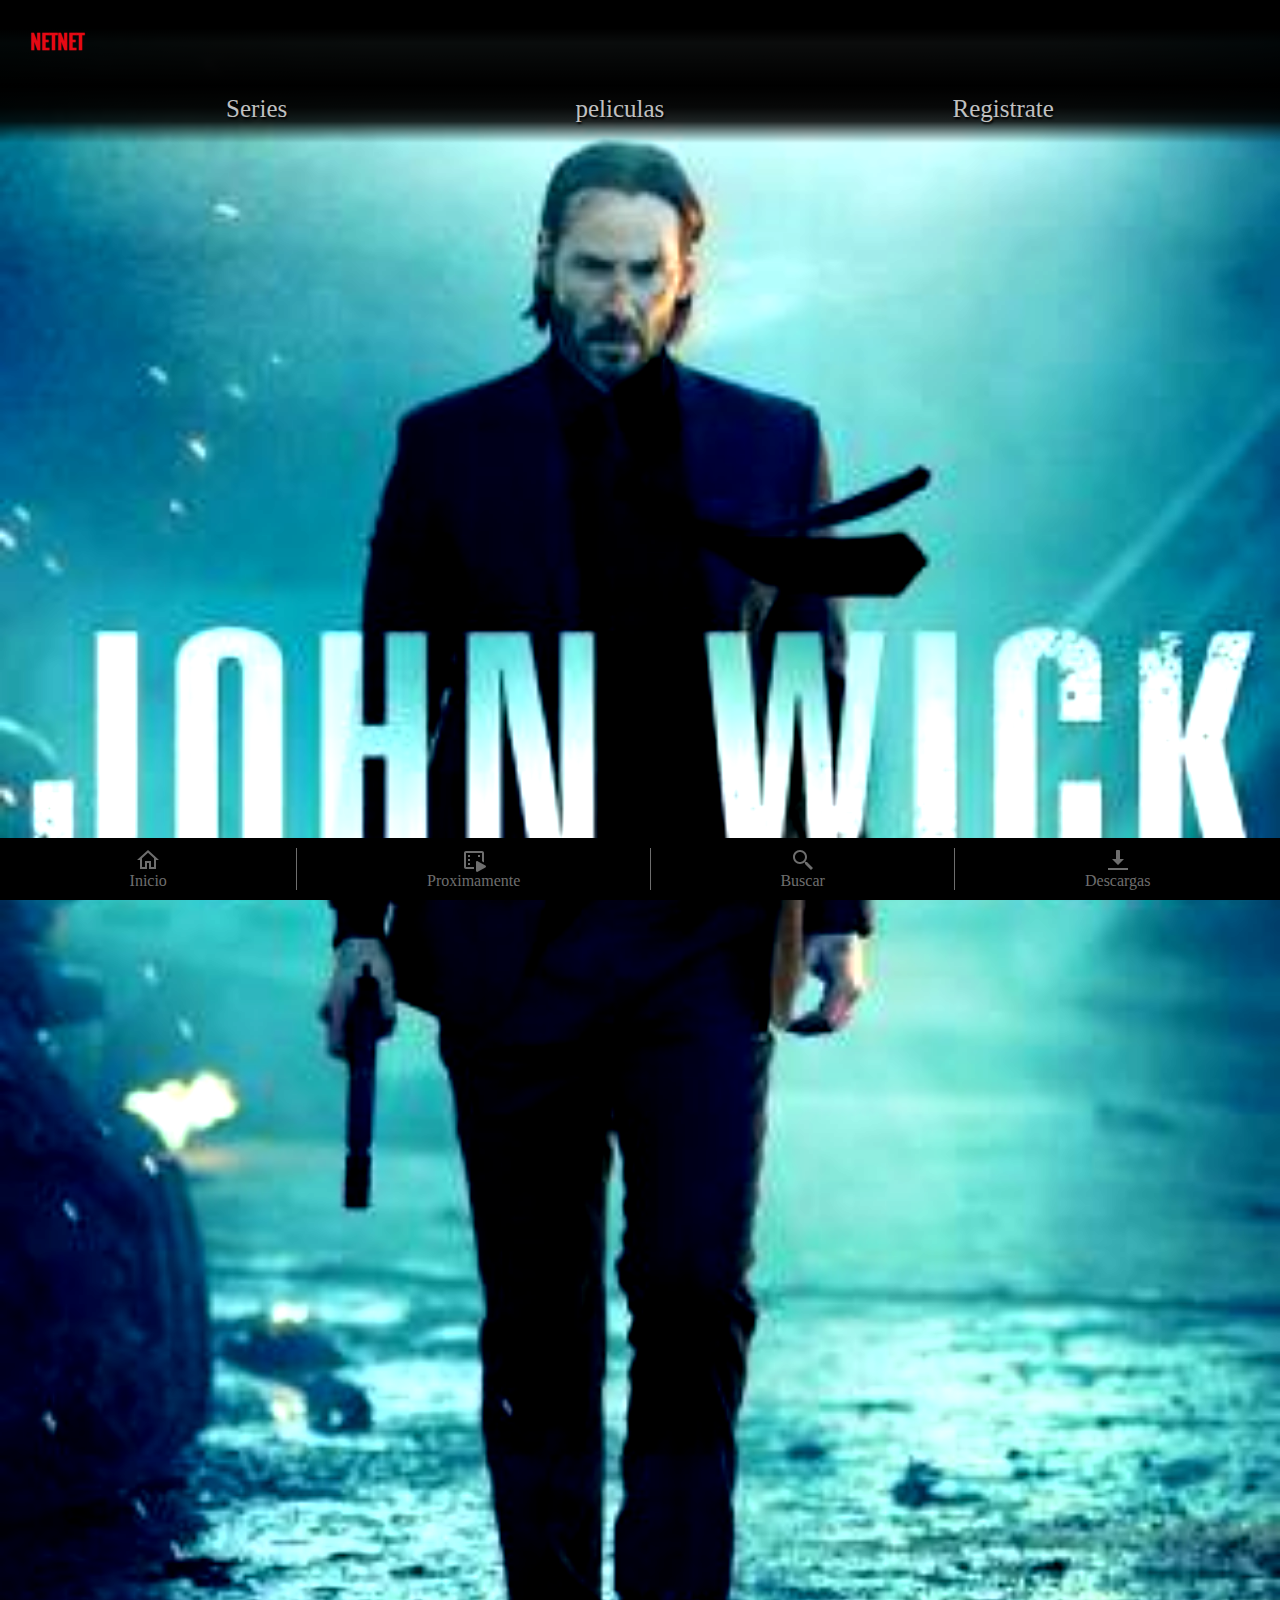
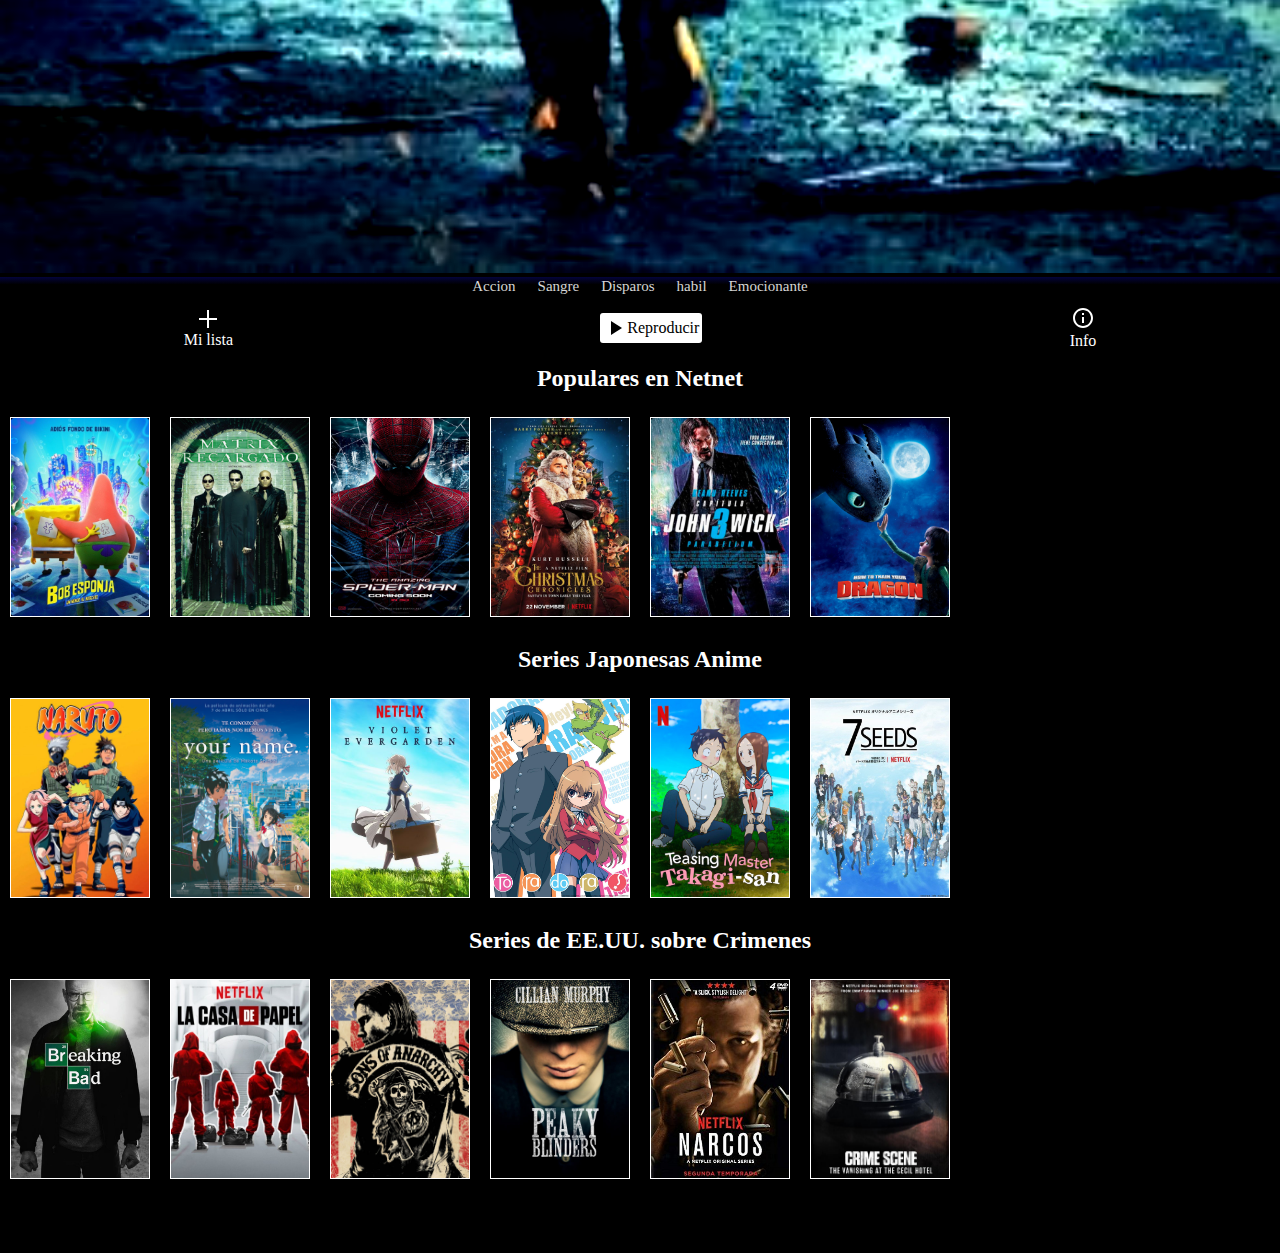
<file: Netnet-proyecto-modulo-3/index.html>
<!DOCTYPE html>
<html lang="es">

<head>
    <meta charset="UTF-8">
    <meta http-equiv="X-UA-Compatible" content="IE=edge">
    <meta name="viewport" content="width=device-width, initial-scale=1.0">
    <!-- Estilos Propios-->
    <link rel="stylesheet" href="./Styles/style.css">
    <link rel="shortcut icon" href="./Images/favicon.png" type="image/x-icon">
    <title>Netnet</title>
</head>

<body>
    <header>
        <div class="cabecera">
            <h1 class="title">NETNET</h1>
        </div>
        <nav>
            <ul>
                <li class="slider"><a href="">Series</a></li>
                <li class="slider"><a href="">peliculas</a></li>
                <li class="slider"><a href="formulario.html">Registrate</a></li>
            </ul>
        </nav>
    </header>
    <main>
        <div class="containImg">
            <img src="./Images/johnWick.jfif" alt="imgPelicula">
            <div class="generos">
                <ul>
                    <li class="firtChild">Accion</li>
                    <li>Sangre</li>
                    <li>Disparos</li>
                    <li>habil</li>
                    <li>Emocionante</li>
                </ul>
            </div>
        </div>
        <div class="actions">
            <div class="miLista">
                <a href="#">
                    <svg width="24" height="24" viewBox="0 0 24 24" fill="none" xmlns="http://www.w3.org/2000/svg">
                        <path fill-rule="evenodd" clip-rule="evenodd" d="M11 11V3H13V11H21V13H13V21H11V13H3V11H11Z"
                            fill="white" />
                    </svg>
                    <span>Mi lista</span>
                </a>
            </div>
            <div class="Repro">
                <a href="#">
                    <svg width="24" height="24" viewBox="0 0 24 24" fill="none" xmlns="http://www.w3.org/2000/svg">
                        <path fill-rule="evenodd" clip-rule="evenodd" d="M19 12L8 19V5L19 12Z" fill="black" />
                    </svg>
                    <span>Reproducir</span>
                </a>
            </div>
            <div class="informacion">
                <a href="#">
                    <svg width="24" height="24" viewBox="0 0 24 24" fill="none" xmlns="http://www.w3.org/2000/svg">
                        <path fill-rule="evenodd" clip-rule="evenodd"
                            d="M2 12C2 6.489 6.489 2 12 2C17.511 2 22 6.489 22 12C22 17.511 17.511 22 12 22C6.489 22 2 17.511 2 12ZM20 12C20 7.56988 16.4301 4 12 4C7.56988 4 4 7.56988 4 12C4 16.4301 7.56988 20 12 20C16.4301 20 20 16.4301 20 12ZM11 9V7H13V9H11ZM11 17V11H13V17H11Z"
                            fill="white" />
                    </svg>
                    <span>Info</span>
                </a>
            </div>
        </div>
        <div class="peliculas">
            <div class="populares">
                <h2 class="title">Populares en Netnet</h2>
                <div class="peliculasPopulares">

                </div>
            </div>
            <div class="SeriesJaponesasAnime">
                <h2 class="title">Series Japonesas Anime</h2>
                <div class="seriesJaponesas">

                </div>
            </div>
            <div class="SeriesEEUUCrimenes">
                <h2 class="title">Series de EE.UU. sobre Crimenes</h2>
                <div class="seriesCrimenes">

                </div>
            </div>
        </div>
    </main>
    <footer>
        <div class="menuFijo">
            <ul class="listFooter">
                <li class="itemFooter">
                    <a href="#">
                        <svg class="itemIcon" width="24" height="24" viewBox="0 0 24 24" fill="none"
                            xmlns="http://www.w3.org/2000/svg">
                            <path fill-rule="evenodd" clip-rule="evenodd"
                                d="M1 12L12 2.09961L23 12H20V21H13V15H11V21H4V12H1ZM18 10.1914L12 4.79102L6 10.1914V19H9V13H15V19H18V11V10.1914Z" />
                        </svg>
                        <span>Inicio</span>
                    </a>
                </li>
                <li class="itemFooter">
                    <a href="#">
                        <svg class="itemIcon" width="24" height="24" viewBox="0 0 24 24" fill="none"
                            xmlns="http://www.w3.org/2000/svg">
                            <g clip-path="url(#clip0)">
                                <path fill-rule="evenodd" clip-rule="evenodd"
                                    d="M2 5C2 3.897 2.897 3 4 3H20C21.103 3 22 3.897 22 5V14.4082L20 13.2852V5H4V19H12V21H4C2.897 21 2 20.103 2 19V5ZM14 14.1445C14 13.492 14.514 13.019 15.0859 13C15.2766 12.9937 15.4734 13.0378 15.6602 13.1426L23.4199 17.498C24.1939 17.932 24.1939 19.067 23.4199 19.502L15.6602 23.8574C14.9132 24.2764 14 23.7255 14 22.8555V14.1445ZM6.00195 9V7H8V9H6.00195ZM16 9V7H18V9H16ZM6 13V11H8V13H6ZM6 17V15H8V17H6Z" />
                            </g>
                            <defs>
                                <clipPath id="clip0">
                                    <rect width="24" height="24" fill="white" />
                                </clipPath>
                            </defs>
                        </svg>
                        <span>Proximamente</span>
                    </a>
                </li>
                <li class="itemFooter">
                    <a href="#">
                        <svg class="itemIcon" width="24" height="24" viewBox="0 0 24 24" fill="none"
                            xmlns="http://www.w3.org/2000/svg">
                            <path fill-rule="evenodd" clip-rule="evenodd"
                                d="M2 9C2 5.14585 5.14585 2 9 2C12.8541 2 16 5.14585 16 9C16 10.748 15.348 12.345 14.2812 13.5742L14.707 14H16L22 20L20 22L14 16V14.707L13.5742 14.2812C12.345 15.348 10.748 16 9 16C5.14585 16 2 12.8541 2 9ZM14 9C14 6.22673 11.7733 4 9 4C6.22673 4 4 6.22673 4 9C4 11.7733 6.22673 14 9 14C11.7733 14 14 11.7733 14 9Z" />
                        </svg>
                        <span>Buscar</span>
                    </a>
                </li>
                <li class="itemFooter">
                    <a href="#">
                        <svg class="itemIcon" width="24" height="24" viewBox="0 0 24 24" fill="none"
                            xmlns="http://www.w3.org/2000/svg">
                            <path fill-rule="evenodd" clip-rule="evenodd"
                                d="M10 3C10 2.448 10.448 2 11 2H13C13.552 2 14 2.448 14 3V11H18L12 17L6 11H10V3ZM2 22V20H22V22H2Z" />
                        </svg>
                        <span>Descargas</span>
                    </a>
                </li>
            </ul>
        </div>
    </footer>
    <script src="./Scripts/script.js" type="module"></script>
</body>

</html>
</file>
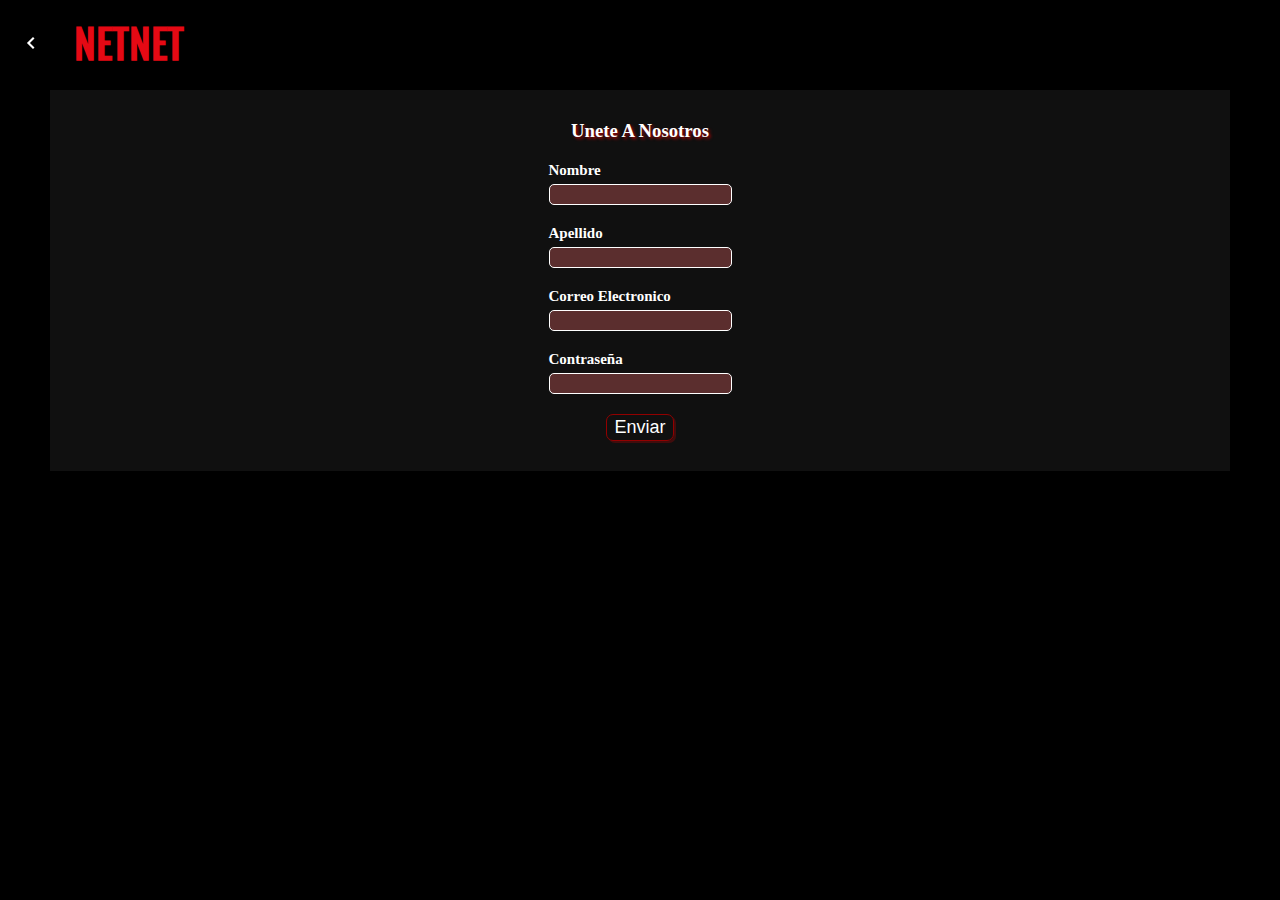
<file: Netnet-proyecto-modulo-3/formulario.html>
<!DOCTYPE html>
<html lang="es">

<head>
    <meta charset="UTF-8">
    <meta http-equiv="X-UA-Compatible" content="IE=edge">
    <meta name="viewport" content="width=device-width, initial-scale=1.0">
    <link rel="shortcut icon" href="./Images/favicon.png" type="image/x-icon">
    <link rel="stylesheet" href="./Styles/styleFormulario.css">
    <title>Formulario Comprar</title>
</head>

<body>
    <header>
        <div class="back">
            <a href="index.html">
                <svg width="24" height="24" viewBox="0 0 24 24" fill="none" xmlns="http://www.w3.org/2000/svg">
                    <path fill-rule="evenodd" clip-rule="evenodd"
                        d="M6.92969 12L13 5.92969L14.5 7.42969L9.92969 12L14.5 16.5703L13 18.0703L6.92969 12Z"
                        fill="white" />
                </svg>
            </a>
        </div>
        <div class="cabecera">
            <h1 class="title">NETNET</h1>
        </div>
    </header>
    <form>
        <h3 class="titleForm">Unete A Nosotros</h3>
        <label>
            <h6 class="itemsForm">Nombre</h6>
            <input type="text" id="inputName" required>
        </label>
        <label>
            <h6 class="itemsForm">Apellido</h6>
            <input type="text" id="inputLastName" required>
        </label>
        <label>
            <h6 class="itemsForm">Correo Electronico</h6>
            <input type="email" id="inputEmail" required>
        </label>
        <label>
            <h6 class="itemsForm">Contraseña</h6>
            <input type="password" id="inputPassword" required>
        </label>
        
        <button id="btn-enviar" type="submit">Enviar</button>
    </form>
    
    <div id="validaciones" class="validacionCompra">
    </div>

    <script type="module" src="./Scripts/scriptForm.js"></script>
</body>

</html>
</file>
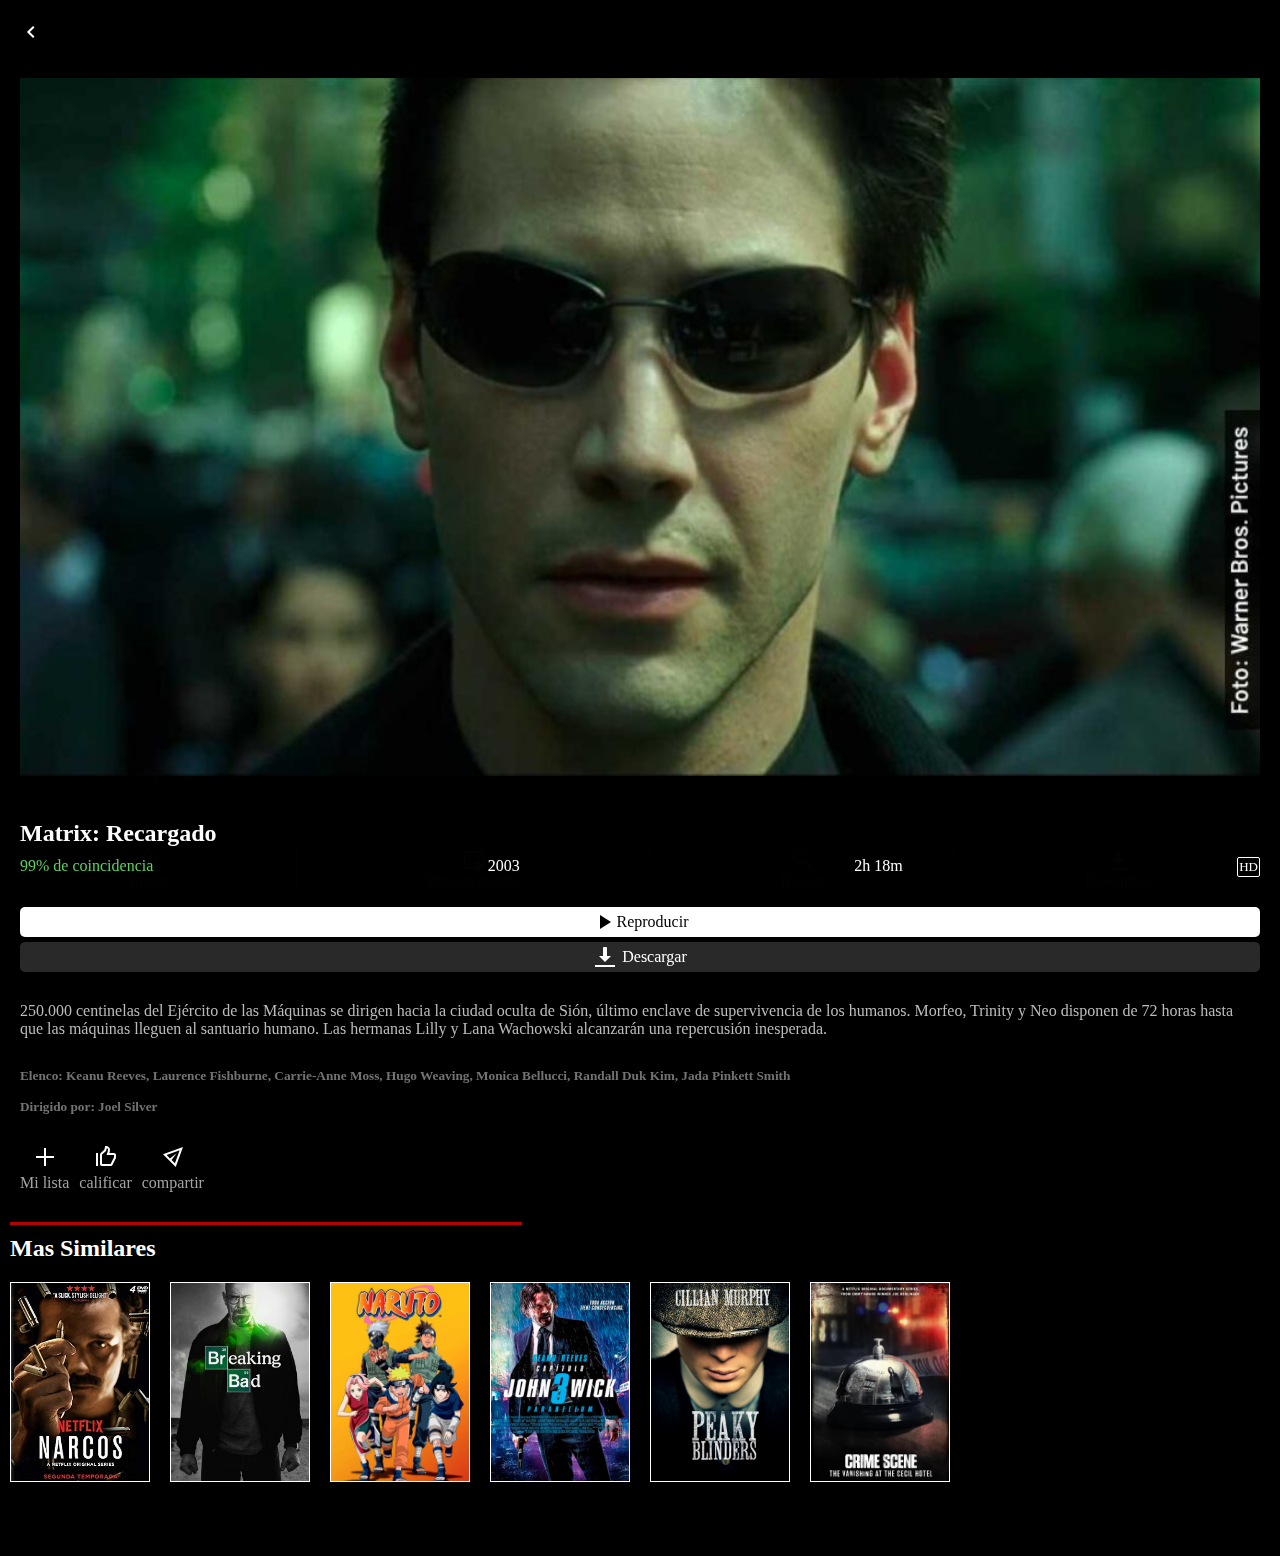
<file: Netnet-proyecto-modulo-3/pelicula1.html>
<!DOCTYPE html>
<html lang="es">

<head>
    <meta charset="UTF-8">
    <meta http-equiv="X-UA-Compatible" content="IE=edge">
    <meta name="viewport" content="width=device-width, initial-scale=1.0">
    <link rel="stylesheet" href="./Styles/style.css">
    <link rel="shortcut icon" href="./Images/favicon.png" type="image/x-icon">
    <title>NETNET</title>
</head>

<body>
    <header>
        <div class="back">
            <a href="index.html">
                <svg width="24" height="24" viewBox="0 0 24 24" fill="none" xmlns="http://www.w3.org/2000/svg">
                    <path fill-rule="evenodd" clip-rule="evenodd"
                        d="M6.92969 12L13 5.92969L14.5 7.42969L9.92969 12L14.5 16.5703L13 18.0703L6.92969 12Z"
                        fill="white" />
                </svg>
            </a>
        </div>
        <div class="img-header">
            <img class="img-info" src="./Images/matrix-info.jpg" alt="MatrixImg">
        </div>
        <div class="informacionPeliculaEspecifica">
            <h2 class="title2">Matrix: Recargado</h2>
            <div class="infoExtraPelicula">
                <p class="coincidencia">99% de coincidencia</p>
                <p class="añoCreacionPelicula">2003</p>
                <p class="duracionPelicula">2h 18m</p>
                <p class="calidadPelicula">HD</p>
            </div>
        </div>
        <div class="optionsPelicula">
            <div class="btnOptions">
                <a class="btn-reproducir" href="#">
                    <svg width="24" height="24" viewBox="0 0 24 24" fill="none" xmlns="http://www.w3.org/2000/svg">
                        <path fill-rule="evenodd" clip-rule="evenodd" d="M19 12L8 19V5L19 12Z" fill="black" />
                    </svg>
                    <span>Reproducir</span>
                </a>
            </div>
            <div class="btnOptions">
                <a class="btn-descargar" href="#">
                    <svg width="24" height="24" viewBox="0 0 24 24" fill="none" xmlns="http://www.w3.org/2000/svg">
                        <path fill-rule="evenodd" clip-rule="evenodd"
                            d="M10 3C10 2.448 10.448 2 11 2H13C13.552 2 14 2.448 14 3V11H18L12 17L6 11H10V3ZM2 22V20H22V22H2Z"
                            fill="white" />
                    </svg>
                    <span>Descargar</span>
                </a>
            </div>
        </div>
        <div class="sinopsisPelicula">
            <p class="parrafo">
                250.000 centinelas del Ejército de las Máquinas se dirigen hacia la ciudad oculta de Sión, último
                enclave de supervivencia de los humanos. Morfeo, Trinity y Neo disponen de 72 horas hasta que las
                máquinas lleguen al santuario humano. Las hermanas Lilly y Lana Wachowski alcanzarán una repercusión
                inesperada.
            </p>
        </div>
        <div class="produccion">
            <h5 class="elenco">Elenco: Keanu Reeves,
                Laurence Fishburne,
                Carrie-Anne Moss,
                Hugo Weaving,
                Monica Bellucci,
                Randall Duk Kim,
                Jada Pinkett Smith</h5>
            <h5 class="director">Dirigido por: Joel Silver</h5>
        </div>
        <div class="btn-interartuar">
            <div class="btnItem">
                <a class="btn-miLista2" href="#">
                    <svg width="24" height="24" viewBox="0 0 24 24" fill="none" xmlns="http://www.w3.org/2000/svg">
                        <path fill-rule="evenodd" clip-rule="evenodd" d="M11 11V3H13V11H21V13H13V21H11V13H3V11H11Z"
                            fill="white" />
                    </svg>
                    <span>Mi lista</span>
                </a>
            </div>
            <div class="btnItem">
                <a class="btn-calificar" href="#">
                    <svg width="24" height="24" viewBox="0 0 24 24" fill="none" xmlns="http://www.w3.org/2000/svg">
                        <path fill-rule="evenodd" clip-rule="evenodd"
                            d="M10.3223 4.87109L11.209 0.966797L12.041 1C12.041 1 12.9767 1.02577 13.9453 1.50781C14.9139 1.98986 16 3.12758 16 4.86328C16 5.98654 15.7175 7.12305 15.4355 8H20C21.0931 8 22 8.90694 22 10V12.4434C22 12.6752 21.9463 12.9123 21.8359 13.127L18.4199 19.9004C18.0812 20.5719 17.3884 21 16.6348 21H8C6.90694 21 6 20.0931 6 19V9.46289C6 8.87637 6.25919 8.31737 6.70703 7.9375L10.3223 4.87109ZM12.8727 3.24122C12.84 3.23665 12.8037 3.23159 12.748 3.21484L12.125 5.96289L8 9.46289V19H16.6348L20 12.3242V10H12.4922L13.0781 8.61133C13.0781 8.61133 14 6.25178 14 4.86328C14 3.85698 13.5861 3.56328 13.0547 3.29883C12.9647 3.25405 12.9229 3.24822 12.8727 3.24122ZM2 21V8H4V21H2Z"
                            fill="white" />
                    </svg>
                    <span>calificar</span>
                </a>
            </div>
            <div class="btnItem">
                <a class="btn-compartir" href="#">
                    <svg width="24" height="24" viewBox="0 0 24 24" fill="none" xmlns="http://www.w3.org/2000/svg">
                        <path fill-rule="evenodd" clip-rule="evenodd"
                            d="M2 9.27148L22 2L14.7285 22L2 9.27148ZM13.9219 18.3652L18.6562 5.34375L5.63477 10.0781L8.97852 13.4219L15.6367 8.36328L10.5781 15.0215L13.9219 18.3652Z"
                            fill="white" />
                    </svg>
                    <span>compartir</span>
                </a>
            </div>
        </div>
    </header>
    <main>
        <div class="similares">
            <h2 class="titleSimilares">Mas Similares</h2>
            <div class="peliculasMasSimilares">
                <!--<img src="" alt="">-->
            </div>
        </div>
    </main>
    <footer>
        <div class="menuFijo">
            <ul class="listFooter">
                <li class="itemFooter">
                    <a href="#">
                        <svg class="itemIcon" width="24" height="24" viewBox="0 0 24 24" fill="none"
                            xmlns="http://www.w3.org/2000/svg">
                            <path fill-rule="evenodd" clip-rule="evenodd"
                                d="M1 12L12 2.09961L23 12H20V21H13V15H11V21H4V12H1ZM18 10.1914L12 4.79102L6 10.1914V19H9V13H15V19H18V11V10.1914Z" />
                        </svg>
                        <span>Inicio</span>
                    </a>
                </li>
                <li class="itemFooter">
                    <a href="#">
                        <svg class="itemIcon" width="24" height="24" viewBox="0 0 24 24" fill="none"
                            xmlns="http://www.w3.org/2000/svg">
                            <g clip-path="url(#clip0)">
                                <path fill-rule="evenodd" clip-rule="evenodd"
                                    d="M2 5C2 3.897 2.897 3 4 3H20C21.103 3 22 3.897 22 5V14.4082L20 13.2852V5H4V19H12V21H4C2.897 21 2 20.103 2 19V5ZM14 14.1445C14 13.492 14.514 13.019 15.0859 13C15.2766 12.9937 15.4734 13.0378 15.6602 13.1426L23.4199 17.498C24.1939 17.932 24.1939 19.067 23.4199 19.502L15.6602 23.8574C14.9132 24.2764 14 23.7255 14 22.8555V14.1445ZM6.00195 9V7H8V9H6.00195ZM16 9V7H18V9H16ZM6 13V11H8V13H6ZM6 17V15H8V17H6Z" />
                            </g>
                            <defs>
                                <clipPath id="clip0">
                                    <rect width="24" height="24" fill="white" />
                                </clipPath>
                            </defs>
                        </svg>
                        <span>Proximamente</span>
                    </a>
                </li>
                <li class="itemFooter">
                    <a href="#">
                        <svg class="itemIcon" width="24" height="24" viewBox="0 0 24 24" fill="none"
                            xmlns="http://www.w3.org/2000/svg">
                            <path fill-rule="evenodd" clip-rule="evenodd"
                                d="M2 9C2 5.14585 5.14585 2 9 2C12.8541 2 16 5.14585 16 9C16 10.748 15.348 12.345 14.2812 13.5742L14.707 14H16L22 20L20 22L14 16V14.707L13.5742 14.2812C12.345 15.348 10.748 16 9 16C5.14585 16 2 12.8541 2 9ZM14 9C14 6.22673 11.7733 4 9 4C6.22673 4 4 6.22673 4 9C4 11.7733 6.22673 14 9 14C11.7733 14 14 11.7733 14 9Z" />
                        </svg>
                        <span>Buscar</span>
                    </a>
                </li>
                <li class="itemFooter">
                    <a href="#">
                        <svg class="itemIcon" width="24" height="24" viewBox="0 0 24 24" fill="none"
                            xmlns="http://www.w3.org/2000/svg">
                            <path fill-rule="evenodd" clip-rule="evenodd"
                                d="M10 3C10 2.448 10.448 2 11 2H13C13.552 2 14 2.448 14 3V11H18L12 17L6 11H10V3ZM2 22V20H22V22H2Z" />
                        </svg>
                        <span>Descargas</span>
                    </a>
                </li>
            </ul>
        </div>
    </footer>
    <script type="module" src="./Scripts/script2.js"></script>
</body>

</html>
</file>
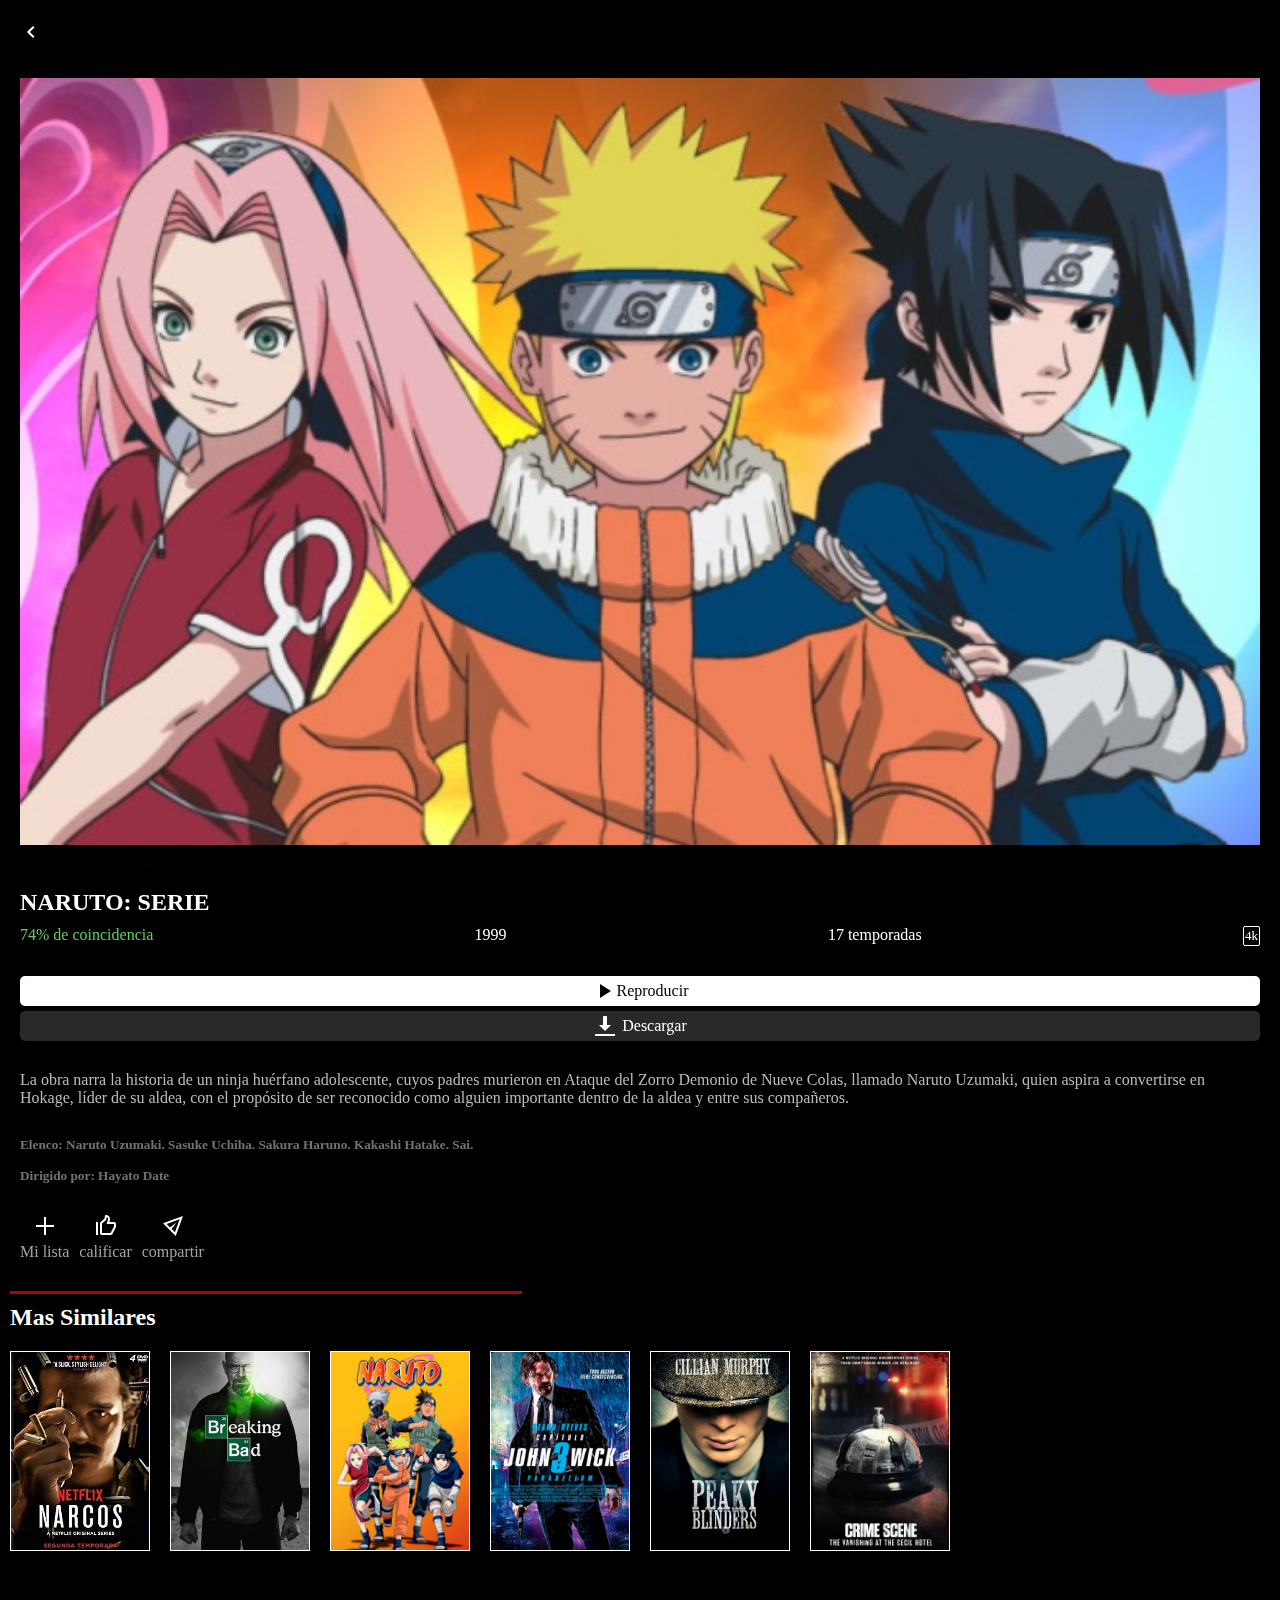
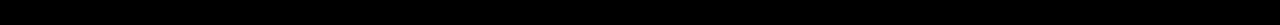
<file: Netnet-proyecto-modulo-3/pelicula2.html>
<!DOCTYPE html>
<html lang="es">

<head>
    <meta charset="UTF-8">
    <meta http-equiv="X-UA-Compatible" content="IE=edge">
    <meta name="viewport" content="width=device-width, initial-scale=1.0">
    <link rel="stylesheet" href="./Styles/style.css">
    <link rel="shortcut icon" href="./Images/favicon.png" type="image/x-icon">
    <title>NETNET</title>
</head>

<body>
    <header>
        <div class="back">
            <a href="index.html">
                <svg width="24" height="24" viewBox="0 0 24 24" fill="none" xmlns="http://www.w3.org/2000/svg">
                    <path fill-rule="evenodd" clip-rule="evenodd"
                        d="M6.92969 12L13 5.92969L14.5 7.42969L9.92969 12L14.5 16.5703L13 18.0703L6.92969 12Z"
                        fill="white" />
                </svg>
            </a>
        </div>
        <div class="img-header">
            <img class="img-info" src="./Images/naruto-info.jpg" alt="narutoImg">
        </div>
        <div class="informacionPeliculaEspecifica">
            <h2 class="title2">NARUTO: SERIE</h2>
            <div class="infoExtraPelicula">
                <p class="coincidencia">74% de coincidencia</p>
                <p class="añoCreacionPelicula">1999</p>
                <p class="duracionPelicula">17 temporadas</p>
                <p class="calidadPelicula">4k</p>
            </div>
        </div>
        <div class="optionsPelicula">
            <div class="btnOptions">
                <a class="btn-reproducir" href="#">
                    <svg width="24" height="24" viewBox="0 0 24 24" fill="none" xmlns="http://www.w3.org/2000/svg">
                        <path fill-rule="evenodd" clip-rule="evenodd" d="M19 12L8 19V5L19 12Z" fill="black" />
                    </svg>
                    <span>Reproducir</span>
                </a>
            </div>
            <div class="btnOptions">
                <a class="btn-descargar" href="#">
                    <svg width="24" height="24" viewBox="0 0 24 24" fill="none" xmlns="http://www.w3.org/2000/svg">
                        <path fill-rule="evenodd" clip-rule="evenodd"
                            d="M10 3C10 2.448 10.448 2 11 2H13C13.552 2 14 2.448 14 3V11H18L12 17L6 11H10V3ZM2 22V20H22V22H2Z"
                            fill="white" />
                    </svg>
                    <span>Descargar</span>
                </a>
            </div>
        </div>
        <div class="sinopsisPelicula">
            <p class="parrafo">
                La obra narra la historia de un ninja huérfano adolescente, cuyos padres murieron en Ataque del Zorro
                Demonio de Nueve Colas, llamado Naruto Uzumaki, quien aspira a convertirse en Hokage, líder de su aldea,
                con el propósito de ser reconocido como alguien importante dentro de la aldea y entre sus compañeros.
            </p>
        </div>
        <div class="produccion">
            <h5 class="elenco">Elenco: Naruto Uzumaki.
                Sasuke Uchiha.
                Sakura Haruno.
                Kakashi Hatake.
                Sai.</h5>
            <h5 class="director">Dirigido por: Hayato Date</h5>
        </div>
        <div class="btn-interartuar">
            <div class="btnItem">
                <a class="btn-miLista2" href="#">
                    <svg width="24" height="24" viewBox="0 0 24 24" fill="none" xmlns="http://www.w3.org/2000/svg">
                        <path fill-rule="evenodd" clip-rule="evenodd" d="M11 11V3H13V11H21V13H13V21H11V13H3V11H11Z"
                            fill="white" />
                    </svg>
                    <span>Mi lista</span>
                </a>
            </div>
            <div class="btnItem">
                <a class="btn-calificar" href="#">
                    <svg width="24" height="24" viewBox="0 0 24 24" fill="none" xmlns="http://www.w3.org/2000/svg">
                        <path fill-rule="evenodd" clip-rule="evenodd"
                            d="M10.3223 4.87109L11.209 0.966797L12.041 1C12.041 1 12.9767 1.02577 13.9453 1.50781C14.9139 1.98986 16 3.12758 16 4.86328C16 5.98654 15.7175 7.12305 15.4355 8H20C21.0931 8 22 8.90694 22 10V12.4434C22 12.6752 21.9463 12.9123 21.8359 13.127L18.4199 19.9004C18.0812 20.5719 17.3884 21 16.6348 21H8C6.90694 21 6 20.0931 6 19V9.46289C6 8.87637 6.25919 8.31737 6.70703 7.9375L10.3223 4.87109ZM12.8727 3.24122C12.84 3.23665 12.8037 3.23159 12.748 3.21484L12.125 5.96289L8 9.46289V19H16.6348L20 12.3242V10H12.4922L13.0781 8.61133C13.0781 8.61133 14 6.25178 14 4.86328C14 3.85698 13.5861 3.56328 13.0547 3.29883C12.9647 3.25405 12.9229 3.24822 12.8727 3.24122ZM2 21V8H4V21H2Z"
                            fill="white" />
                    </svg>
                    <span>calificar</span>
                </a>
            </div>
            <div class="btnItem">
                <a class="btn-compartir" href="#">
                    <svg width="24" height="24" viewBox="0 0 24 24" fill="none" xmlns="http://www.w3.org/2000/svg">
                        <path fill-rule="evenodd" clip-rule="evenodd"
                            d="M2 9.27148L22 2L14.7285 22L2 9.27148ZM13.9219 18.3652L18.6562 5.34375L5.63477 10.0781L8.97852 13.4219L15.6367 8.36328L10.5781 15.0215L13.9219 18.3652Z"
                            fill="white" />
                    </svg>
                    <span>compartir</span>
                </a>
            </div>
        </div>
    </header>
    <main>
        <div class="similares">
            <h2 class="titleSimilares">Mas Similares</h2>
            <div class="peliculasMasSimilares">
                <!--<img src="" alt="">-->
            </div>
        </div>
    </main>
    <footer>
        <div class="menuFijo">
            <ul class="listFooter">
                <li class="itemFooter">
                    <a href="#">
                        <svg class="itemIcon" width="24" height="24" viewBox="0 0 24 24" fill="none"
                            xmlns="http://www.w3.org/2000/svg">
                            <path fill-rule="evenodd" clip-rule="evenodd"
                                d="M1 12L12 2.09961L23 12H20V21H13V15H11V21H4V12H1ZM18 10.1914L12 4.79102L6 10.1914V19H9V13H15V19H18V11V10.1914Z" />
                        </svg>
                        <span>Inicio</span>
                    </a>
                </li>
                <li class="itemFooter">
                    <a href="#">
                        <svg class="itemIcon" width="24" height="24" viewBox="0 0 24 24" fill="none"
                            xmlns="http://www.w3.org/2000/svg">
                            <g clip-path="url(#clip0)">
                                <path fill-rule="evenodd" clip-rule="evenodd"
                                    d="M2 5C2 3.897 2.897 3 4 3H20C21.103 3 22 3.897 22 5V14.4082L20 13.2852V5H4V19H12V21H4C2.897 21 2 20.103 2 19V5ZM14 14.1445C14 13.492 14.514 13.019 15.0859 13C15.2766 12.9937 15.4734 13.0378 15.6602 13.1426L23.4199 17.498C24.1939 17.932 24.1939 19.067 23.4199 19.502L15.6602 23.8574C14.9132 24.2764 14 23.7255 14 22.8555V14.1445ZM6.00195 9V7H8V9H6.00195ZM16 9V7H18V9H16ZM6 13V11H8V13H6ZM6 17V15H8V17H6Z" />
                            </g>
                            <defs>
                                <clipPath id="clip0">
                                    <rect width="24" height="24" fill="white" />
                                </clipPath>
                            </defs>
                        </svg>
                        <span>Proximamente</span>
                    </a>
                </li>
                <li class="itemFooter">
                    <a href="#">
                        <svg class="itemIcon" width="24" height="24" viewBox="0 0 24 24" fill="none"
                            xmlns="http://www.w3.org/2000/svg">
                            <path fill-rule="evenodd" clip-rule="evenodd"
                                d="M2 9C2 5.14585 5.14585 2 9 2C12.8541 2 16 5.14585 16 9C16 10.748 15.348 12.345 14.2812 13.5742L14.707 14H16L22 20L20 22L14 16V14.707L13.5742 14.2812C12.345 15.348 10.748 16 9 16C5.14585 16 2 12.8541 2 9ZM14 9C14 6.22673 11.7733 4 9 4C6.22673 4 4 6.22673 4 9C4 11.7733 6.22673 14 9 14C11.7733 14 14 11.7733 14 9Z" />
                        </svg>
                        <span>Buscar</span>
                    </a>
                </li>
                <li class="itemFooter">
                    <a href="#">
                        <svg class="itemIcon" width="24" height="24" viewBox="0 0 24 24" fill="none"
                            xmlns="http://www.w3.org/2000/svg">
                            <path fill-rule="evenodd" clip-rule="evenodd"
                                d="M10 3C10 2.448 10.448 2 11 2H13C13.552 2 14 2.448 14 3V11H18L12 17L6 11H10V3ZM2 22V20H22V22H2Z" />
                        </svg>
                        <span>Descargas</span>
                    </a>
                </li>
            </ul>
        </div>
    </footer>
    <script type="module" src="./Scripts/script2.js"></script>
</body>

</html>
</file>
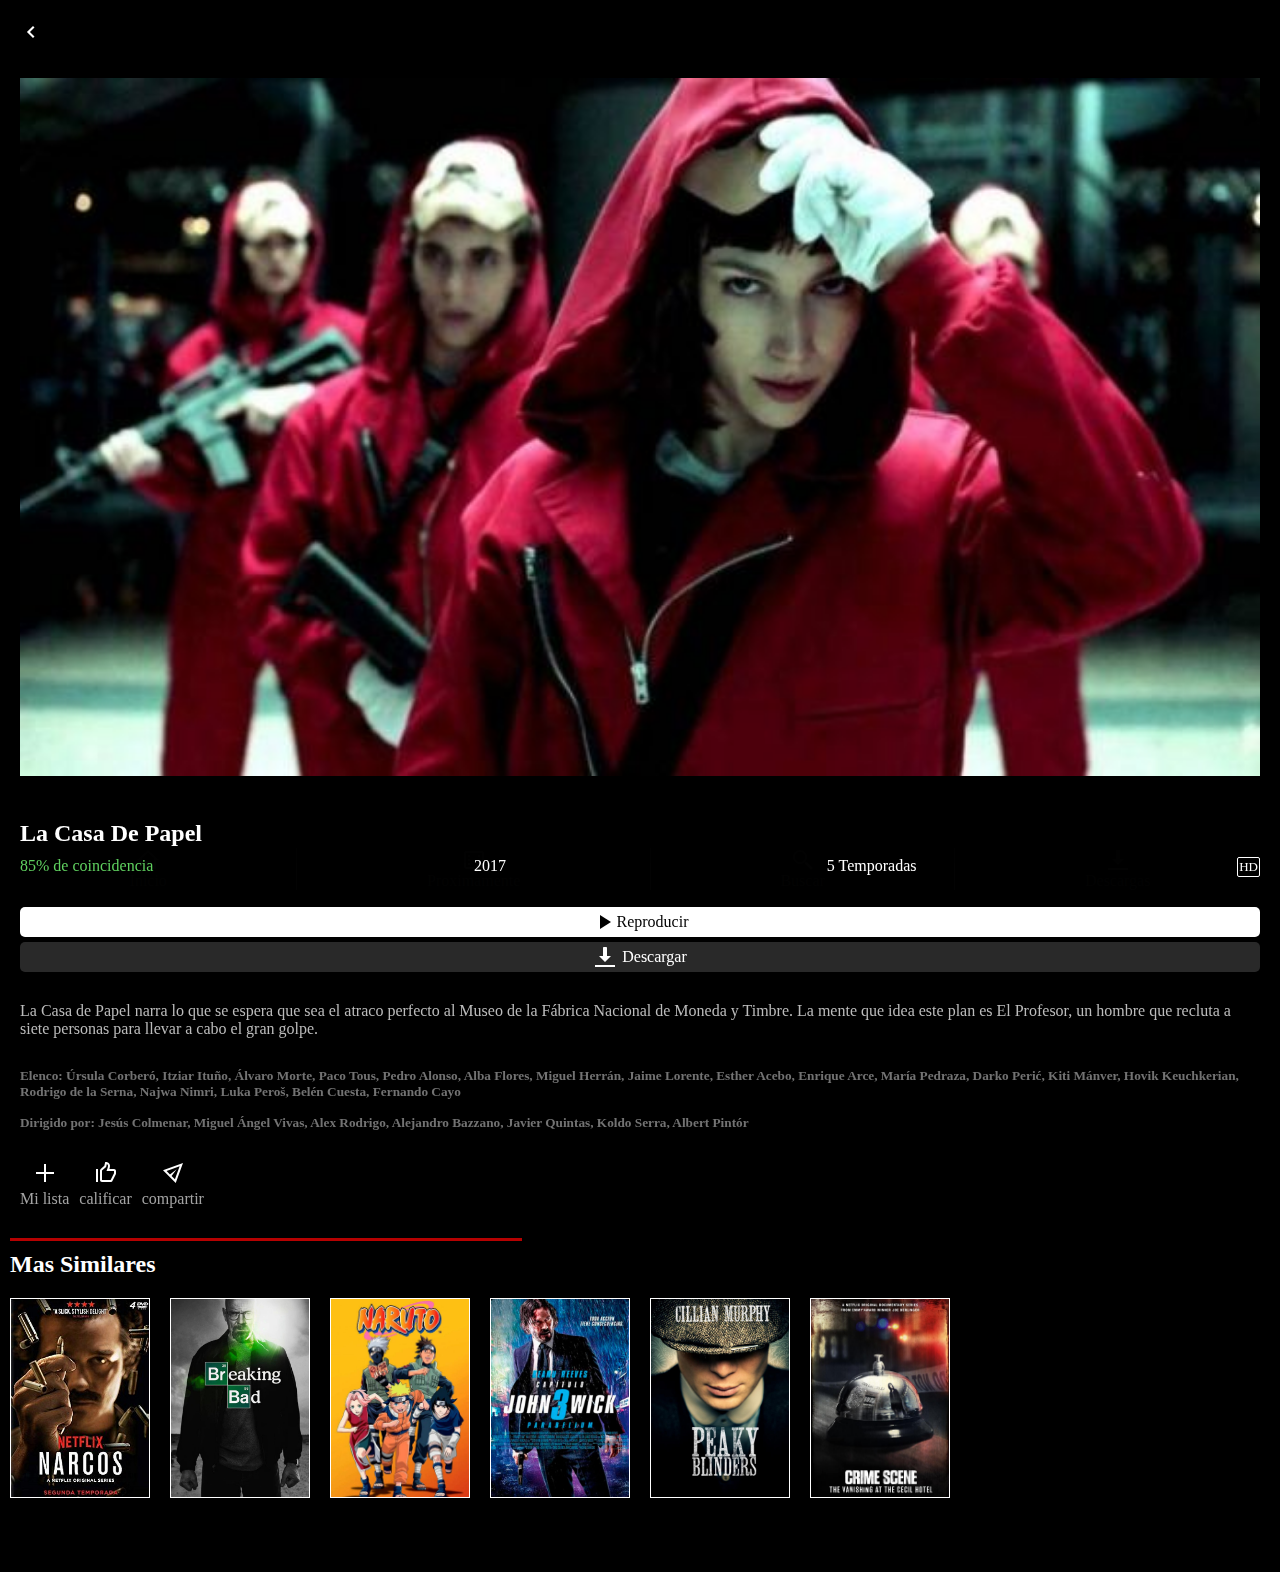
<file: Netnet-proyecto-modulo-3/pelicula3.html>
<!DOCTYPE html>
<html lang="es">

<head>
    <meta charset="UTF-8">
    <meta http-equiv="X-UA-Compatible" content="IE=edge">
    <meta name="viewport" content="width=device-width, initial-scale=1.0">
    <link rel="stylesheet" href="./Styles/style.css">
    <link rel="shortcut icon" href="./Images/favicon.png" type="image/x-icon">
    <title>NETNET</title>
</head>

<body>
    <header>
        <div class="back">
            <a href="index.html">
                <svg width="24" height="24" viewBox="0 0 24 24" fill="none" xmlns="http://www.w3.org/2000/svg">
                    <path fill-rule="evenodd" clip-rule="evenodd"
                        d="M6.92969 12L13 5.92969L14.5 7.42969L9.92969 12L14.5 16.5703L13 18.0703L6.92969 12Z"
                        fill="white" />
                </svg>
            </a>
        </div>
        <div class="img-header">
            <img class="img-info" src="./Images/casaPapel-info.jpg" alt="LaCasaPapelImg">
        </div>
        <div class="informacionPeliculaEspecifica">
            <h2 class="title2">La Casa De Papel</h2>
            <div class="infoExtraPelicula">
                <p class="coincidencia">85% de coincidencia</p>
                <p class="añoCreacionPelicula">2017</p>
                <p class="duracionPelicula">5 Temporadas</p>
                <p class="calidadPelicula">HD</p>
            </div>
        </div>
        <div class="optionsPelicula">
            <div class="btnOptions">
                <a class="btn-reproducir" href="#">
                    <svg width="24" height="24" viewBox="0 0 24 24" fill="none" xmlns="http://www.w3.org/2000/svg">
                        <path fill-rule="evenodd" clip-rule="evenodd" d="M19 12L8 19V5L19 12Z" fill="black" />
                    </svg>
                    <span>Reproducir</span>
                </a>
            </div>
            <div class="btnOptions">
                <a class="btn-descargar" href="#">
                    <svg width="24" height="24" viewBox="0 0 24 24" fill="none" xmlns="http://www.w3.org/2000/svg">
                        <path fill-rule="evenodd" clip-rule="evenodd"
                            d="M10 3C10 2.448 10.448 2 11 2H13C13.552 2 14 2.448 14 3V11H18L12 17L6 11H10V3ZM2 22V20H22V22H2Z"
                            fill="white" />
                    </svg>
                    <span>Descargar</span>
                </a>
            </div>
        </div>
        <div class="sinopsisPelicula">
            <p class="parrafo">
                La Casa de Papel narra lo que se espera que sea el atraco perfecto al Museo de la Fábrica Nacional de
                Moneda y Timbre. La mente que idea este plan es El Profesor, un hombre que recluta a siete personas para
                llevar a cabo el gran golpe.
            </p>
        </div>
        <div class="produccion">
            <h5 class="elenco">Elenco:
                Úrsula Corberó,
                Itziar Ituño,
                Álvaro Morte,
                Paco Tous,
                Pedro Alonso,
                Alba Flores,
                Miguel Herrán,
                Jaime Lorente,
                Esther Acebo,
                Enrique Arce,
                María Pedraza,
                Darko Perić,
                Kiti Mánver,
                Hovik Keuchkerian,
                Rodrigo de la Serna,
                Najwa Nimri,
                Luka Peroš,
                Belén Cuesta,
                Fernando Cayo</h5>
            <h5 class="director">Dirigido por: Jesús Colmenar,
                Miguel Ángel Vivas,
                Alex Rodrigo,
                Alejandro Bazzano,
                Javier Quintas,
                Koldo Serra,
                Albert Pintór</h5>
        </div>
        <div class="btn-interartuar">
            <div class="btnItem">
                <a class="btn-miLista2" href="#">
                    <svg width="24" height="24" viewBox="0 0 24 24" fill="none" xmlns="http://www.w3.org/2000/svg">
                        <path fill-rule="evenodd" clip-rule="evenodd" d="M11 11V3H13V11H21V13H13V21H11V13H3V11H11Z"
                            fill="white" />
                    </svg>
                    <span>Mi lista</span>
                </a>
            </div>
            <div class="btnItem">
                <a class="btn-calificar" href="#">
                    <svg width="24" height="24" viewBox="0 0 24 24" fill="none" xmlns="http://www.w3.org/2000/svg">
                        <path fill-rule="evenodd" clip-rule="evenodd"
                            d="M10.3223 4.87109L11.209 0.966797L12.041 1C12.041 1 12.9767 1.02577 13.9453 1.50781C14.9139 1.98986 16 3.12758 16 4.86328C16 5.98654 15.7175 7.12305 15.4355 8H20C21.0931 8 22 8.90694 22 10V12.4434C22 12.6752 21.9463 12.9123 21.8359 13.127L18.4199 19.9004C18.0812 20.5719 17.3884 21 16.6348 21H8C6.90694 21 6 20.0931 6 19V9.46289C6 8.87637 6.25919 8.31737 6.70703 7.9375L10.3223 4.87109ZM12.8727 3.24122C12.84 3.23665 12.8037 3.23159 12.748 3.21484L12.125 5.96289L8 9.46289V19H16.6348L20 12.3242V10H12.4922L13.0781 8.61133C13.0781 8.61133 14 6.25178 14 4.86328C14 3.85698 13.5861 3.56328 13.0547 3.29883C12.9647 3.25405 12.9229 3.24822 12.8727 3.24122ZM2 21V8H4V21H2Z"
                            fill="white" />
                    </svg>
                    <span>calificar</span>
                </a>
            </div>
            <div class="btnItem">
                <a class="btn-compartir" href="#">
                    <svg width="24" height="24" viewBox="0 0 24 24" fill="none" xmlns="http://www.w3.org/2000/svg">
                        <path fill-rule="evenodd" clip-rule="evenodd"
                            d="M2 9.27148L22 2L14.7285 22L2 9.27148ZM13.9219 18.3652L18.6562 5.34375L5.63477 10.0781L8.97852 13.4219L15.6367 8.36328L10.5781 15.0215L13.9219 18.3652Z"
                            fill="white" />
                    </svg>
                    <span>compartir</span>
                </a>
            </div>
        </div>
    </header>
    <main>
        <div class="similares">
            <h2 class="titleSimilares">Mas Similares</h2>
            <div class="peliculasMasSimilares">
                <!--<img src="" alt="">-->
            </div>
        </div>
    </main>
    <footer>
        <div class="menuFijo">
            <ul class="listFooter">
                <li class="itemFooter">
                    <a href="#">
                        <svg class="itemIcon" width="24" height="24" viewBox="0 0 24 24" fill="none"
                            xmlns="http://www.w3.org/2000/svg">
                            <path fill-rule="evenodd" clip-rule="evenodd"
                                d="M1 12L12 2.09961L23 12H20V21H13V15H11V21H4V12H1ZM18 10.1914L12 4.79102L6 10.1914V19H9V13H15V19H18V11V10.1914Z" />
                        </svg>
                        <span>Inicio</span>
                    </a>
                </li>
                <li class="itemFooter">
                    <a href="#">
                        <svg class="itemIcon" width="24" height="24" viewBox="0 0 24 24" fill="none"
                            xmlns="http://www.w3.org/2000/svg">
                            <g clip-path="url(#clip0)">
                                <path fill-rule="evenodd" clip-rule="evenodd"
                                    d="M2 5C2 3.897 2.897 3 4 3H20C21.103 3 22 3.897 22 5V14.4082L20 13.2852V5H4V19H12V21H4C2.897 21 2 20.103 2 19V5ZM14 14.1445C14 13.492 14.514 13.019 15.0859 13C15.2766 12.9937 15.4734 13.0378 15.6602 13.1426L23.4199 17.498C24.1939 17.932 24.1939 19.067 23.4199 19.502L15.6602 23.8574C14.9132 24.2764 14 23.7255 14 22.8555V14.1445ZM6.00195 9V7H8V9H6.00195ZM16 9V7H18V9H16ZM6 13V11H8V13H6ZM6 17V15H8V17H6Z" />
                            </g>
                            <defs>
                                <clipPath id="clip0">
                                    <rect width="24" height="24" fill="white" />
                                </clipPath>
                            </defs>
                        </svg>
                        <span>Proximamente</span>
                    </a>
                </li>
                <li class="itemFooter">
                    <a href="#">
                        <svg class="itemIcon" width="24" height="24" viewBox="0 0 24 24" fill="none"
                            xmlns="http://www.w3.org/2000/svg">
                            <path fill-rule="evenodd" clip-rule="evenodd"
                                d="M2 9C2 5.14585 5.14585 2 9 2C12.8541 2 16 5.14585 16 9C16 10.748 15.348 12.345 14.2812 13.5742L14.707 14H16L22 20L20 22L14 16V14.707L13.5742 14.2812C12.345 15.348 10.748 16 9 16C5.14585 16 2 12.8541 2 9ZM14 9C14 6.22673 11.7733 4 9 4C6.22673 4 4 6.22673 4 9C4 11.7733 6.22673 14 9 14C11.7733 14 14 11.7733 14 9Z" />
                        </svg>
                        <span>Buscar</span>
                    </a>
                </li>
                <li class="itemFooter">
                    <a href="#">
                        <svg class="itemIcon" width="24" height="24" viewBox="0 0 24 24" fill="none"
                            xmlns="http://www.w3.org/2000/svg">
                            <path fill-rule="evenodd" clip-rule="evenodd"
                                d="M10 3C10 2.448 10.448 2 11 2H13C13.552 2 14 2.448 14 3V11H18L12 17L6 11H10V3ZM2 22V20H22V22H2Z" />
                        </svg>
                        <span>Descargas</span>
                    </a>
                </li>
            </ul>
        </div>
    </footer>
    <script type="module" src="./Scripts/script2.js"></script>
</body>

</html>
</file>
<file: Netnet-proyecto-modulo-3/Styles/style.css>
@import url('https://fonts.googleapis.com/css2?family=Dancing+Script&family=Fjalla+One&family=Fruktur&family=Roboto&display=swap');

* {
    padding: 0;
    margin: 0;
    box-sizing: border-box;
}

body {
    background-color: black;
    color: white;

}

header {
    display: flex;
    flex-direction: column;
    gap: 30px;
    position: relative;
    z-index: 2;
    padding: 20px;
    background-image: linear-gradient(to bottom, rgb(0, 0, 0) 0%, rgb(0, 0, 0) 20%, rgba(0, 0, 0, 0.953) 30%, rgb(0, 0, 0) 60%, rgba(0, 0, 0, 0.967) 75%, rgba(0, 0, 0, 0.864) 85%, transparent 100%);
}

.cabecera {
    margin: 10px
}

.cabecera .title {
    font-size: 20px;
    font-family: 'Fjalla One', sans-serif;
    color: rgb(229, 9, 20);
    width: 100%;
}

nav {
    display: flex;
    justify-content: center;
}

nav ul {
    display: flex;
    flex-direction: row;
    justify-content: space-around;
    width: 90%;
    margin: 0;
}

nav ul .slider {
    list-style: none;
}

.slider a {
    text-decoration: none;
    color: rgba(255, 255, 255, 0.748);
    font-size: 25px;
    text-shadow: 1px 2px 2px black;
}

.containImg {
    margin: 10px auto;
    width: 100%;
}

.containImg img {
    width: 100vw;
    margin-top: -200px;
    filter: contrast(150%)
}

.generos ul {
    display: flex;
    flex-direction: row;
    gap: 20px;
    justify-content: center;
    align-items: center;
}

.generos ul li {
    margin: 1px;
    font-size: 15px;
    color: rgba(255, 255, 255, 0.844);
    text-shadow: 1px 2px 2px black;
}

.generos ul li {
    list-style: none;
}

.generos {
    display: flex;
    flex-direction: row;
    justify-content: center;
    margin: 0 auto;
    background-image: linear-gradient(to top, rgb(0, 0, 0) 0%, rgba(0, 0, 0, 0.844) 40%, rgba(0, 0, 0, 0.618) 60%, rgba(6, 6, 94, 0.624) 100%);
    width: 100%;
}

.actions {
    display: flex;
    flex-direction: row;
    justify-content: space-around;
    align-items: center;
    margin: 5px auto;
}

.miLista a{
    display: flex;
    flex-direction: column;
    justify-content: center;
    align-items: center;
    text-decoration: none;

}

.miLista a span{
    color: white;
}

.Repro a{
    display: flex;
    align-items: center;
    justify-content: center;
    background-color: white;
    text-decoration: none;
    padding: 3px;
    border-radius: 3px;
}

.informacion a{
    display: flex;
    flex-direction: column;
    justify-content: center;
    align-items: center;
    text-decoration: none;
    gap: 2px;
}

.informacion a span{
    color: white;
}

.Repro a span{
    color: black;
}

.peliculas:last-child{
    margin-bottom: 60px;
}

.peliculas .title {
    margin: 15px;
    text-align: center;
}

.peliculasPopulares {
    white-space: nowrap;
    overflow-x: auto;
    
}

.img-Peliculas {
    display: inline-block;
    
}

.img-Peliculas .imgs {
    width: 140px;
    height: 200px;
    margin: 10px;
    border: 1px solid white;
}

.img-Peliculas .imgs:hover {
    width: 130px;
    height: 190px;
}

.seriesJaponesas {
    white-space: nowrap;
    overflow-x: auto;

}

.seriesCrimenes {
    white-space: nowrap;
    overflow-x: auto;
}

.similares:last-child{
    margin-bottom: 60px;
}

.peliculasMasSimilares{
    white-space: nowrap;
    overflow-x: auto;   
}

.menuFijo{
    position: fixed;
    bottom: 0;
    left: 0;
    right: 0;
    background-color: black;
    padding: 10px 0 ;
}

.listFooter{
    margin: 0;
    padding: 0;
    display: grid;
    grid-auto-flow: column;
    list-style: none;
}

.itemFooter{
    text-align: center;
    border-right: 1px solid #6e6e6e;
}

.itemFooter:last-child{
    border: none;
}

.itemFooter a{
    color: #6e6e6e;
    text-decoration: none;
}

.itemIcon{
    fill: #6e6e6e;
    display: block;
    margin: 0 auto;
}

.itemFooter:hover :is(path, span){
    fill: white;
    color: white;
}

.img-header{
    width: 100%;
    margin: 0;
    padding: 0;
}

.img-header .img-info{
    width: 100%;
    margin: 0;
    padding: 0;
}

.title2{
    margin: 10px auto; 
}

.infoExtraPelicula{
    display: flex;
    justify-content: space-between;
}

.infoExtraPelicula .coincidencia{
    color: rgb(95, 208, 95);
}

.infoExtraPelicula .calidadPelicula{
    border: 1px solid white;
    border-radius: 2px;
    font-size: 13px;
    padding: 1px;
    margin: 0;
}

.optionsPelicula{
    display: flex;
    flex-direction: column;
    justify-content: center;
    align-items: center;
    gap: 5px;
}

.btnOptions{
    width: 100%;
    background-color: rgb(41, 41, 41);
    text-align: center;
    padding: 3px;
    border-radius: 5px;
}

.btnOptions:first-child{
    background-color: white;
}

.btnOptions:active{
    padding: 1.5px;
}

.btn-reproducir{
    display: flex;
    justify-content: center;
    align-items: center;
    gap: 1px;
    text-decoration: none;
}

.btn-reproducir span{
    color: black;
}

.btn-descargar{
    display: flex;
    justify-content: center;
    align-items: center;
    gap: 5px;
    text-decoration: none;
}

.btn-descargar span{
    color: white;
}

.sinopsisPelicula{
    margin: 0;
    padding: 0;
    background-color: transparent;
}

.sinopsisPelicula .parrafo{
    color: rgb(187, 187, 187);
}

.produccion{
    display: flex;
    flex-direction: column;
    gap: 15px;
}

.produccion h5{
    color: rgb(114, 114, 114);
}

.btn-interartuar{
    display: flex;
    justify-content: flex-start;
    gap: 10px;
}


.btn-interartuar .btnItem a{
    display: flex;
    flex-direction: column;
    justify-content: center;
    align-items: center;
    gap: 5px;
    text-decoration: none;
}

.btnItem a span{
    color: rgb(163, 163, 163);
}


.titleSimilares{
    margin: 10px;
    border-top: 3px solid rgb(181, 1, 1);
    width: 40%;
    padding-top: 10px;
}
</file>
<file: Netnet-proyecto-modulo-3/Styles/styleFormulario.css>
@import url('https://fonts.googleapis.com/css2?family=Dancing+Script&family=Fjalla+One&family=Fruktur&family=Roboto&display=swap');

*{
    margin: 0;
    padding: 0;
    box-sizing: border-box;
}

body{
    background-color: black;
    color: white;
}

header{
    display: flex;
    justify-content:flex-start;
    align-items:center;
    gap: 30px;
    margin: 20px;
}

.back a{
    font-size: 20px;
    margin: 0;
}

.cabecera .title {
    font-size: 40px;
    font-family: 'Fjalla One', sans-serif;
    color: rgb(229, 9, 20);
    width: 100%;
}

form{
    display: flex;
    flex-direction: column;
    justify-content: center;
    align-items: center;
    gap: 20px;
    background-color: rgba(255, 255, 255, 0.063);
    padding: 30px 0;
    margin-right: 50px;
    margin-left: 50px;
}

form h3{
    text-shadow: 2px 2px 3px rgba(204, 0, 0, 0.768);;
}

form label h6{
    font-size: 15px;
    padding-bottom: 5px;
}

form label input{
    border-radius: 5px;
    padding: 2px;
    background-color: rgba(216, 96, 96, 0.378);
    border: 1px solid white;
    color: white;
}

form label select{
    width: 170px;
    border-radius: 5px;
    text-align: center;
    background-color: rgba(216, 96, 96, 0.378);
    color: white;
    padding: 2px;
    border: 1px solid white;
}

form label select option{
    color: black;
    background-color: rgba(181, 70, 70, 0.391);
    border: 1px solid black;
}

form button{
    font-size: 18px;
    padding: 2px 7px;
    border-radius: 7px;
    border: 1px solid rgb(146, 0, 0);
    background-color: transparent;
    color: white;
    box-shadow: 2px 2px rgba(255, 0, 0, 0.213);
}


/* Validaciones */

#validaciones{
    display: flex;
    flex-direction: column;
    justify-content: center;
    align-items: center;
    gap: 5px;
    padding: 20px;
    font-family: -apple-system, BlinkMacSystemFont, 'Segoe UI', Roboto, Oxygen, Ubuntu, Cantarell, 'Open Sans', 'Helvetica Neue', sans-serif;
    background-color: rgb(40, 130, 40);
    border: 2px solid white;
    border-radius: 15px;
    margin: 1rem;
    display: none;
}

#validaciones h2{
    text-transform: uppercase;
    padding: 5px;
}

#validaciones span{
    text-transform: capitalize;
}
</file>
